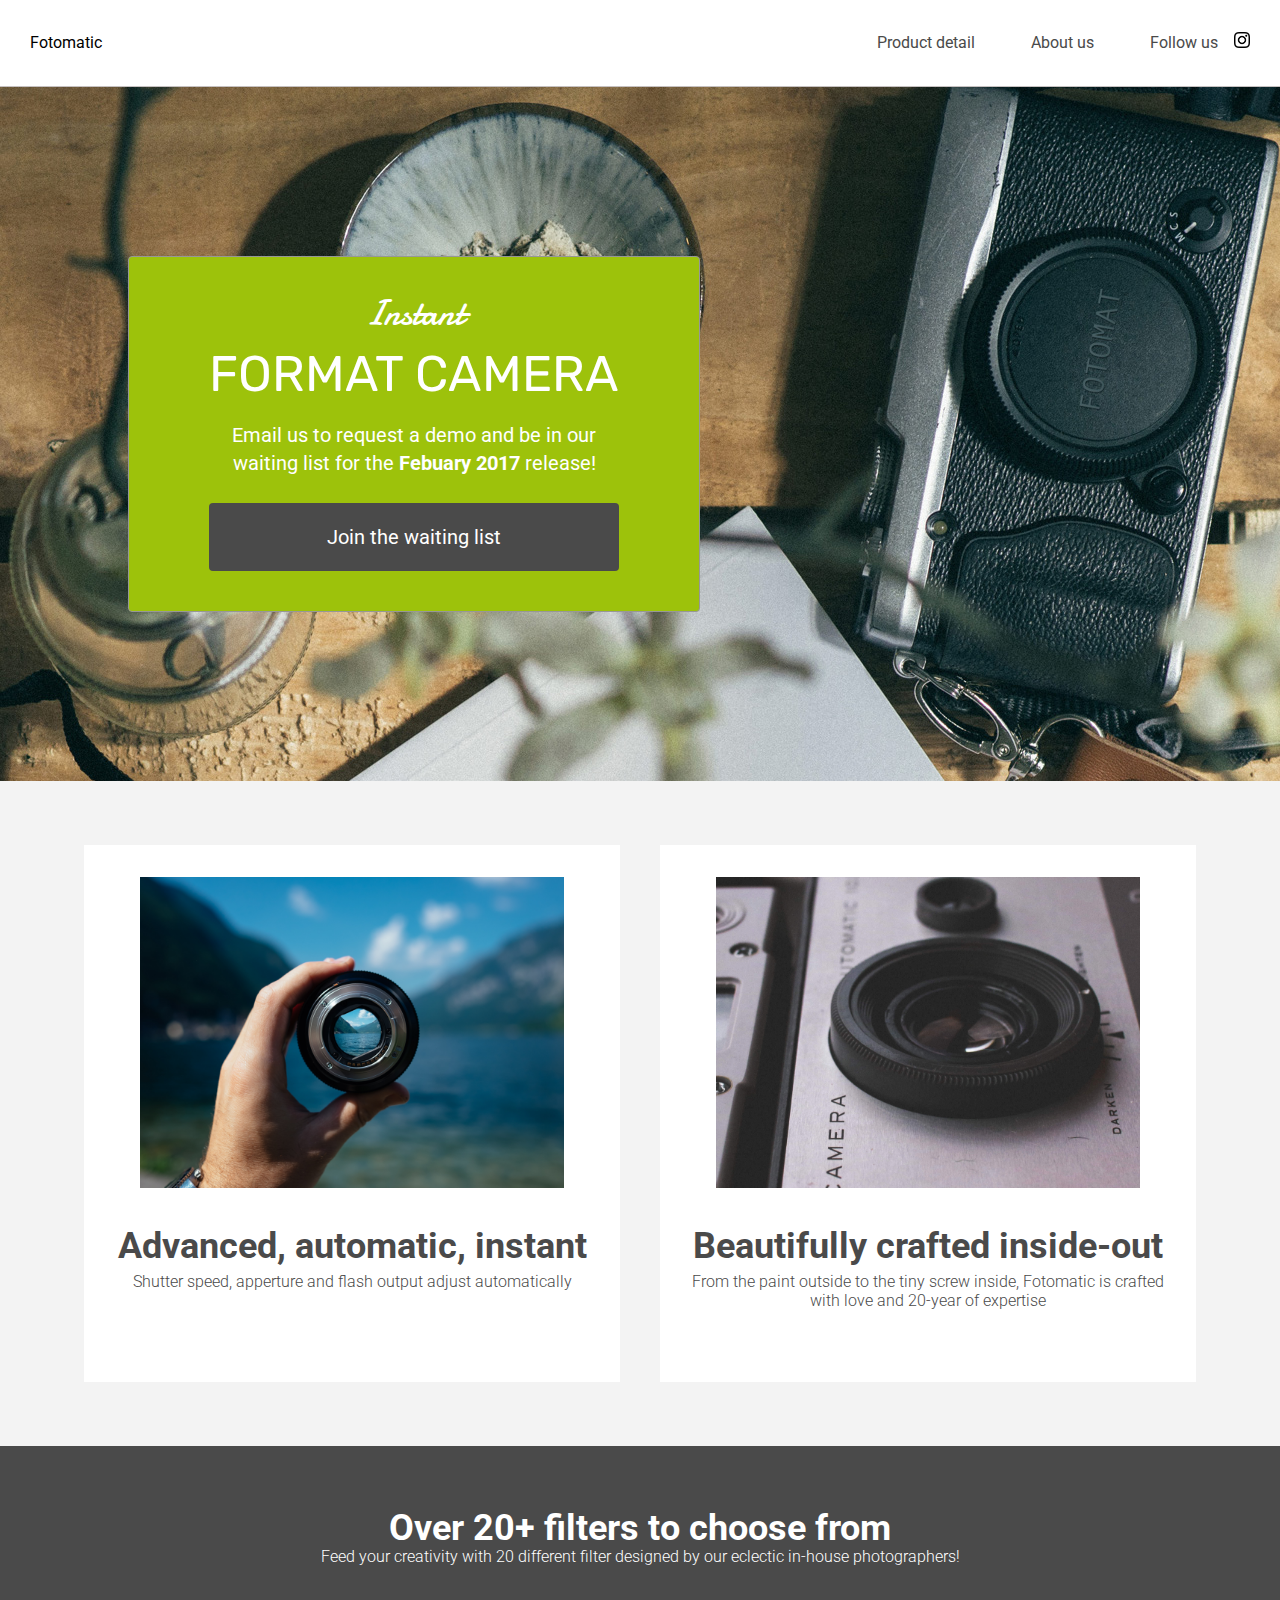
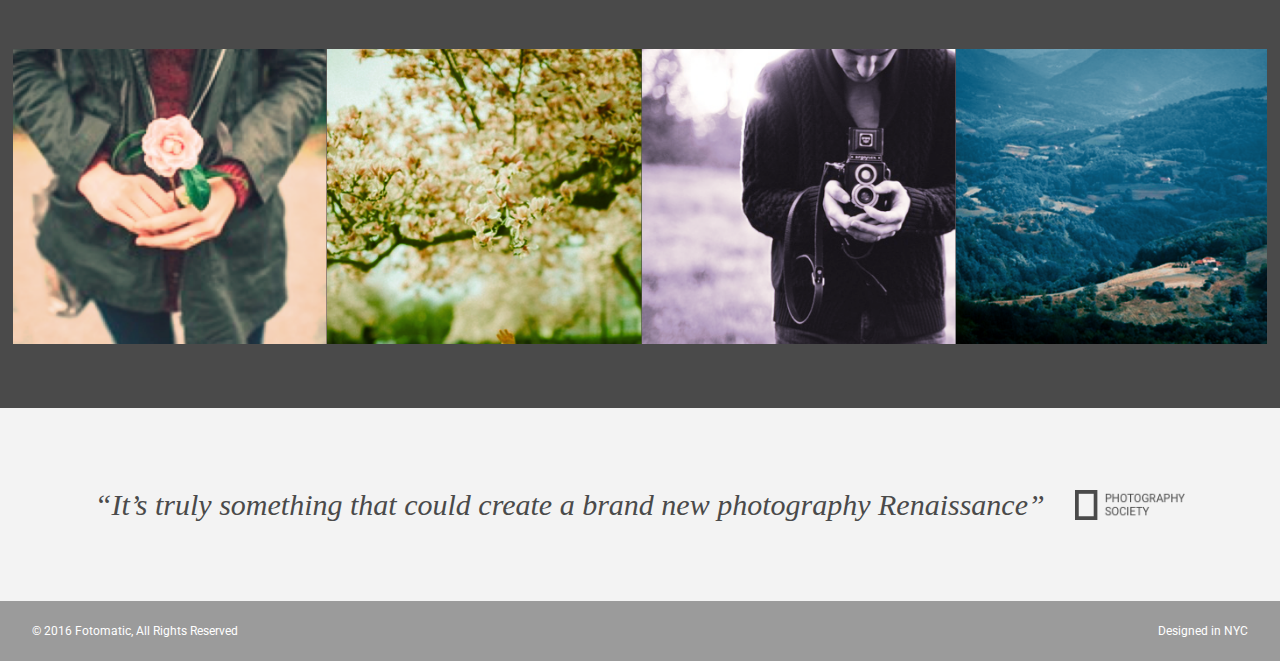
<file: Fotomatic/F1C1_solution/index.html>
<!DOCTYPE html>
<html>
<head>
  <link href="https://fonts.googleapis.com/css?family=Damion" rel="stylesheet">
  <link href="https://fonts.googleapis.com/css?family=Rubik" rel="stylesheet">
  <link href="https://fonts.googleapis.com/css?family=Roboto:300,400,600,700" rel="stylesheet">
  <link rel="stylesheet" href="./resources/css/reset.css">
  <link rel="stylesheet" href="./resources/css/style.css">
  <title>Fotomatic</title>
</head>
<body>
  <!-- Header -->
  <header>
    <div class="content">
      <a href="index.html" class="desktop logo">Fotomatic</a>
      <nav class="desktop">
        <ul>
          <li><a href="#">Product detail</a></li>
          <li><a href="#">About us</a></li>
          <li><a href="https://www.instagram.com/" target="_blank">Follow us <img class="icon" src="./resources/images/instagram.png"></a></li>
          <li><a href="#" class="button">Join us</a></li>
        </ul>
      </nav>
      <nav class="mobile">
        <ul>
          <li><a href="#"><img src="./resources/images/ic-logo.svg"></a></li>
          <li><a href="#"><img src="./resources/images/ic-product-detail.svg"></a></li>
          <li><a href="#"><img src="./resources/images/ic-about-us.svg"></a></li>
          <li><a href="#" class="button">Join us</a></li>
        </ul>
      </nav>
    </div>
  </header>

  <!-- Main Content -->
  <div class="main-content">

    <!-- Sign Up Section -->
    <div id="sign-up-section" class="banner">
      <div id="sign-up-cta">
        <div class="content center">
          <div class="header">
            <h2 class="cursive">Instant</h2>
            <h1 class="striking">FORMAT CAMERA</h1>
          </div>
          <div class="email">
            <span>
              Email us to request a demo and be in our waiting list for the <strong>Febuary 2017</strong> release!
            </span>
            <div class="button">Join the waiting list</div>
          </div>
        </div>
      </div>
    </div>

    <!-- Features Section -->
    <div id="features-section">
      <div class="feature">
        <div class="center">
          <div class="image-container">
            <img src="./resources/images/feature-1.png" />
          </div>
          <div class="content">
            <h2>Advanced, automatic, instant</h2>
            <h3>Shutter speed, apperture and flash output adjust automatically</h3>
          </div>
        </div>
      </div>
      <div class="feature">
        <div class="center">
          <div class="image-container">
            <img src="./resources/images/feature-2.png" />
          </div>
          <div class="content">
            <h2>Beautifully crafted inside-out</h2>
            <h3>From the paint outside to the tiny screw inside, Fotomatic is crafted with love and 20-year of expertise</h3>
          </div>
        </div>
      </div>
    </div>

    <!-- Filters Section -->
    <div id="filters-section">
      <div class="content center">
        <h2>Over 20+ filters to choose from</h2>
        <h3>Feed your creativity with 20 different filter designed by our eclectic in-house photographers!</h3>
      </div>
      <div class="images-container">
        <div class="image-container">
          <img src="./resources/images/filter-1.png" />
        </div>
        <div class="image-container">
          <img src="./resources/images/filter-2.png" />
        </div>
        <div class="image-container">
          <img src="./resources/images/filter-3.png" />
        </div>
        <div class="image-container extra">
          <img src="./resources/images/filter-4.png" />
        </div>
      </div>
    </div>

    <!-- Quotes Section -->
    <div id="quotes-section">
      <div class="content center">
        <span class="quote">“It’s truly something that could create a brand new photography Renaissance”</span>
        <img class="quote-citation" src="./resources/images/photography-logo.png" />
      </div>
    </div>

    <!-- Footer -->
    <footer>
      <div class="content">
        <span class="copyright">© 2016  Fotomatic, All Rights Reserved</span>
        <span class="location">Designed in NYC</span>
      </div>
    </footer>

  </div>
</body>
</html>
</file>
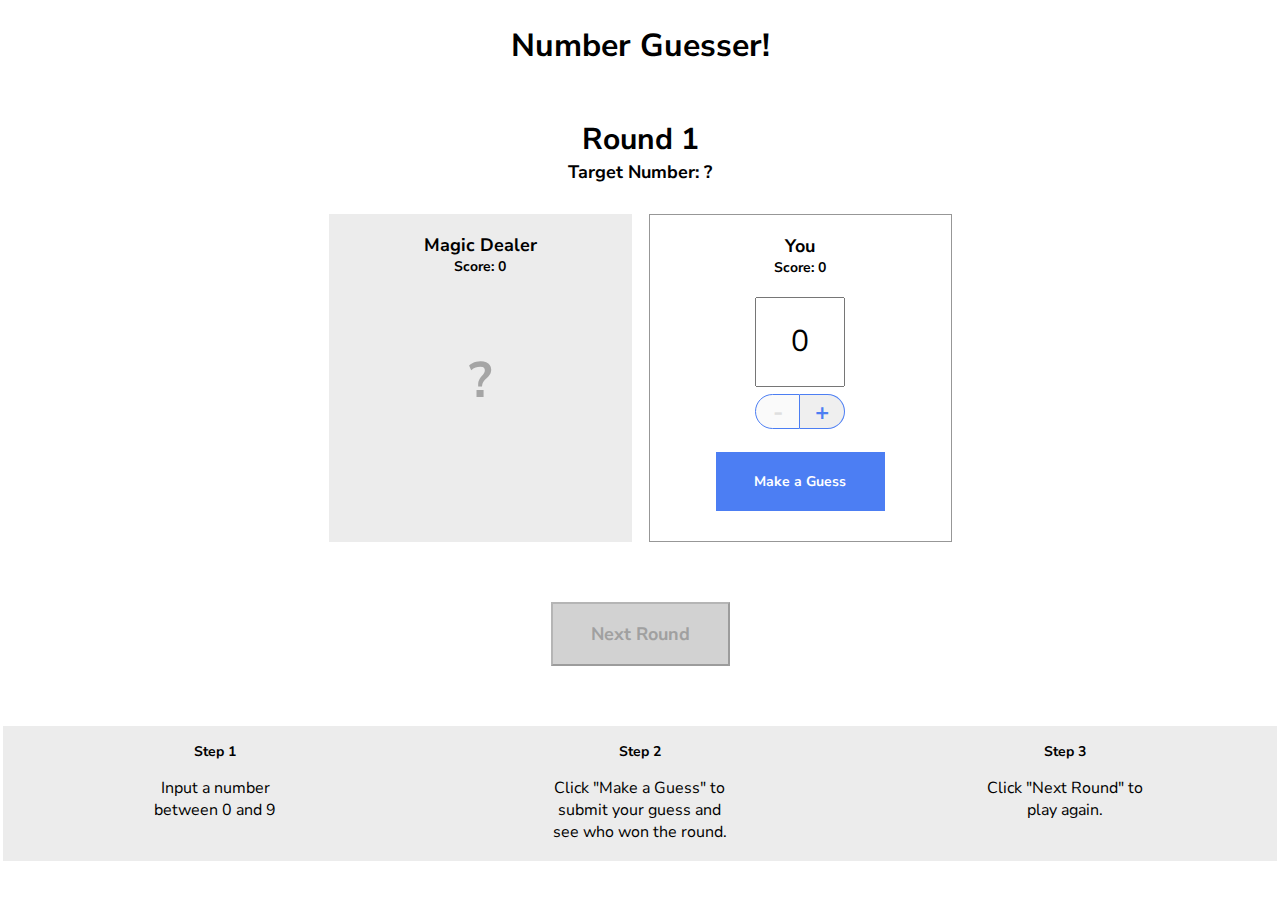
<file: JScript/Magic_Number_Guesser/index.html>
<!doctype html>

<html>
  <head>
    <title>Number Guesser</title>
    <link href="https://fonts.googleapis.com/css?family=Nunito+Sans:400,700" rel="stylesheet">
    <link rel="stylesheet" href="./style.css">
  </head>
  <body>
    <div class="game-container">
      <header>
        <h1>Number Guesser!</h1>
      </header>
      
      <div class="rounds">
        <p class="round-label">Round <span id="round-number">1</span></p>
        <p class="guess-label">Target Number: <span id="target-number">?</span></p>
      </div>

      <div class="guessing-area">
        <div class="guess computer-guess">
          <div class="guess-title">
            <p class="guess-label">Magic Dealer</p>
            <p class="score-label">Score: <span id="computer-score">0</span></p>
          </div>
          <p id="computer-guess">?</p>
          <p class="winning-text" id="computer-wins"></p>
        </div>
        <div class="guess human-guess">
          <div class="guess-title">
            <p class="guess-label">You</p>
            <p class="score-label">Score: <span id="human-score">0</span></p>
          </div>
          <input type="number" id="human-guess" min=0 max=9 value=0>
          <div class="number-controls">
            <button class="number-control left" id="subtract" disabled>-</button>
            <button class="number-control right" id="add">+</button>
          </div>
          <button class="button" id="guess">Make a Guess</button>
        </div>
      </div>

      <div class="next-round-container">
        <button class="button" id="next-round" disabled>Next Round</button>
      </div>

    </div>
    
    <div class="instructions">
      <div class="instruction">
        <h3>Step 1</h3>
        <p>Input a number between 0 and 9</p>
      </div>
      <div class="instruction">
        <h3>Step 2</h3>
        <p>Click "Make a Guess" to submit your guess and see who won the round.</p>
      </div>
      <div class="instruction">
        <h3>Step 3</h3>
        <p>Click "Next Round" to play again.</p>
      </div>
    </div>

    <script src="./script.js"></script>
    <script src="./game.js"></script>
  </body>
</html>
</file>
<file: Fotomatic/F1C1_solution/resources/css/style.css>
/* Universal Styles */

html {
  font-family: "Roboto", sans-serif;
  font-size: 16px;
}

.main-content {
  position: relative;
  top: 5.3125rem; /* To offset for fixed header. */
}

.center {
  text-align: center;
}

.button {
  border-radius: 4px;
  background-color: #4a4a4a;
  color: white;
}

.image-container {
  overflow: hidden;
}

.image-container img {
  display: block;
  max-width: 100%;
}

@media only screen and (max-width: 895px) {
  .main-content {
    top: 2.5625rem;
  }
}

/* Header */

header {
  position: fixed;
  z-index: 100;
  width: 100%;
  border-bottom: solid 1px #c6c1c1;
  background-color: white;
}

header .content {
  display: flex;
  align-items: center;
  padding: 1.875rem;
}

header .logo {
  flex: 1;
}

header nav ul {
  display: flex;
}

nav li {
  padding-left: 3.5rem;
}

nav a {
  vertical-align: bottom;
  line-height: 1.6;
  font-size: 1rem;
  color: #4a4a4a;
}

nav .button {
  padding: .1875rem .5rem;
  background-color: #9dc20b;
  line-height: 1.6;
  color: white;
}

nav li:last-child {
  display: none;
}

header .icon {
  width: 1rem;
  padding-left: .75rem;
}

header .mobile {
  display: none;
}

@media only screen and (max-width: 895px) {
  nav li:last-child {
    display: block;
  }

  header .content {
    padding: 1rem 1rem;
  }
}

@media only screen and (max-width: 600px) {
  header .desktop {
    display: none;
  }

  header .mobile {
    display: block;
    width: 100%;
  }

  header .content {
    padding: .5rem 0;
  }

  header .mobile ul {
    display: flex;
    justify-content: space-around;
    align-items: center;
    width: 100%;
  }

  header .mobile li {
    padding: 0;
  }
}

/* Sign Up Section */

#sign-up-section {
  display: flex;
  justify-content: flex-start;
  align-items: flex-start;
  height: 43.5rem;
  background-image: url('../images/banner-landingpage.jpg');
  background-position: bottom;
  background-size: cover;
  background-repeat: no-repeat;
}

#sign-up-cta {
  position: relative;
  top: 171px;
  left: 10%;
  padding: 0 5rem 2.5rem 5rem;
  border: solid 1px #979797;
  border-radius: 4px;
  background-color: #9dc20b;
}

#sign-up-cta .content {
  width: 25.625rem;
  margin-top: 2rem;
  font-family: "Roboto", sans-serif;
  font-size: 1.25rem;
  line-height: 1.4;
  color: white;
}

#sign-up-cta h1 {
  font-size: 3.125rem;
}

#sign-up-cta h2 {
  font-size: 2.25rem;
}

#sign-up-cta span strong {
  font-weight: bold;
}

#sign-up-cta .cursive {
  font-family: "Damion", cursive;
}

#sign-up-cta .striking {
  font-family: "Rubik", sans-serif;
  padding-bottom: .75rem;
}

#sign-up-cta .button {
  margin-top: 1.625rem;
  padding: 1.25rem 7.25rem;
}

@media only screen and (max-width: 895px) {
  #sign-up-section {
    align-items: center;
    justify-content: center;
    height: 28rem;
  }

  #sign-up-cta {
    position: static;
    width: auto;
    height: auto;
    background-color: transparent;
    border: none;
  }

  #sign-up-cta .content {
    margin-top: 0;
  }

  #sign-up-cta .email {
    display: none;
  }

  #sign-up-cta h1 {
    font-size: 3.125rem;
  }

  #sign-up-cta h2 {
    font-size: 2.25rem;
  }
}

@media only screen and (max-width: 600px) {
  #sign-up-section {
    height: 20rem;
  }

  #sign-up-cta h1 {
    font-size: 2.25rem;
  }

  #sign-up-cta h2 {
    font-size: 2rem;
  }
}

/* Features Section */

#features-section {
  display: flex;
  justify-content: space-between;
  padding: 4rem 5%;
  background-color: #f3f3f3;
}

.feature {
  flex: 1;
  padding: 2rem;
  margin: 0px 1.25rem;
  background-color: white;
}

.feature .image-container {
  width: 90%;
  height: 65%;
  margin: 0 auto;
}

.feature .content {
  padding: 2.5rem 0;
}

.feature h2 {
  padding-bottom: .5rem;
  font-size: 2.25rem;
  font-weight: bold;
  color: #4a4a4a;
}

.feature h3 {
  font-size: 1rem;
  line-height: 1.2;
  font-weight: 300;
  color: #4a4a4a;
}

@media only screen and (max-width: 895px) {
  #features-section {
    padding: 1rem;
  }

  .feature {
    margin: 0px .5rem;
    padding: 1rem;
  }

  .feature h2 {
    font-size: 2rem;
    line-height: 1.3;
  }

  .feature h3 {
    font-size: .875rem;
    line-height: 1.4;
  }
}

@media only screen and (max-width: 600px) {
  #features-section {
    flex-flow: column;
    padding: 0;
  }

  .feature {
    margin: 0;
    padding: 1.25rem 1rem 0 1rem;
  }

  .feature .content {
    padding: 1.25rem 0 1.875rem 0;
  }
}

/* Filters Section */

#filters-section {
  padding: 4rem 0;
  background-color: #4a4a4a;
}

#filters-section .content {
  padding: 0 .625rem;
  margin-bottom: 5rem;
}

#filters-section .content h2 {
  font-size: 2.25rem;
  font-weight: bold;
  color: white;
}

#filters-section .content h3 {
  font-size: 1rem;
  line-height: 1.4;
  font-weight: 300;
  color: white;
}

#filters-section .images-container {
  display: flex;
  max-width: 100%;
  padding: 0 1%;
}

@media only screen and (max-width: 600px) {
  #filters-section {
    padding: 1.5rem 0 0 0;
  }

  #filters-section .content {
    margin-bottom: 1rem;
  }

  #filters-section .content h2 {
    padding-bottom: .625rem;
    font-size: 1.125rem;
    line-height: 1.3;
    font-weight: normal;
  }

  #filters-section .content h3 {
    font-size: .875rem;
    line-height: 1.4;
  }

  #filters-section .images-container {
    padding: 0;
  }

  #filters-section .extra {
    display: none;
  }
}

/* Quotes Section */

#quotes-section {
  background-color: #f3f3f3;
}

#quotes-section .content {
  display: flex;
  align-items: center;
  justify-content: center;
  padding: 5rem 1.5rem;
}

#quotes-section .quote {
  padding-right: 1.875rem;
  font-family: "Palatino", serif;
  font-size: 1.875rem;
  line-height: 1.1;
  font-style: italic;
  color: #4a4a4a;
}

#quotes-section .quote-citation {
  height: 1.875rem;
}

@media only screen and (max-width: 895px) {
  #quotes-section .content {
    padding: 3rem 1.5rem;
  }
}

@media only screen and (max-width: 600px) {
  #quotes-section .content {
    flex-flow: column;
    padding: 1.875rem .625rem;
  }

  #quotes-section .quote {
    font-size: 1.5rem;
    line-height: 1.4;
  }

  #quotes-section .quote-citation {
    display: block;
    padding-top: 1rem;
    margin: auto;
  }
}

/* Footer */

footer {
  background-color: #9b9b9b;
  padding: 1.5rem 2rem;
}

footer .content {
  color: white;
  display: flex;
  font-size: .75rem;
}

footer .copyright {
  flex-grow: 1;
}

@media only screen and (max-width: 600px) {
  footer .content {
    font-size: .625rem;
  }
}
</file>
<file: JScript/Magic_Number_Guesser/style.css>
* {
  font-family: 'Nunito Sans';
  box-sizing: border-box;
}

body {
  margin: 0 auto;
  padding: 3px;
  background-color: #fff;
}

.game-container {
  max-width: 640px;
  margin: 0 auto;
  text-align: center;
}

header {
  display: flex;
  justify-content: center
}

.rounds {
  display: flex;
  flex-direction: column;
  align-items: center;
  margin-bottom: 30px;
}

.round-label {
  font-size: 30px;
  font-weight: 700;
  margin-bottom: 0px;
}

.guess {
  min-width: 303px;
  height: 328px;
  display: flex;
  flex-direction: column;
  align-items: center;
  padding: 19px;
}

.guessing-area {
  display: flex;
  justify-content: space-around;
  align-items: flex-start;
  margin-bottom: 60px;
}

.guess-title {
  display: flex;
  flex-direction: column;
  align-items: center;
  justify-content: flex-start;
  margin-bottom: 20px;
}

.guess-label {
  font-size: 18px;
  font-weight: 700;
  margin: 0;
}

.score-label {
  font-size: 14px;
  font-weight: 700;
  margin: 0;
}

.target-guess {
  display: flex;
  flex-direction: column;
  align-items: center;
  justify-content: flex-start;
}

.computer-guess {
  background-color: #ececec;
}

#computer-guess {
  font-size: 50px;
  font-weight: 700;
  color: #a5a5a5;
}

.human-guess {
  border: 1px solid #979797;
}

.guess input {
  height: 90px;
  width: 90px;
  font-size: 30px;
  text-align: center;
  margin: 0 auto;
  margin-bottom: 7px;
}

.number-controls {
  font-size: 0;
  margin-bottom: 23px;
}

.number-control {
  border: solid 1px #4c7ef3;
  display: inline-block;
  width: 45px;
  height: 35px;
  font-size: 24px;
  font-weight: 700;
  color: #4c7ef3;
  cursor: pointer;
}

.number-controls button[disabled] {
  color: #dfdfdf;
  cursor: default;
}

.left {
  border-top-left-radius: 22.5px;
  border-bottom-left-radius: 22.5px;
}

.right {
  border-top-right-radius: 22.5px;
  border-bottom-right-radius: 22.5px;
  border-left-width: 0px;
}

.controls {
  display: flex;
  justify-content: space-around;
}

.button {
  background-color: #4c7ef3;
  color: #fff;
  cursor: pointer;
}

#guess {
  padding: 20px;
  width: 169px;
  height: 59px;
  border: none;
  font-weight: 700;
  font-size: 14px;
}

input[type=number]::-webkit-inner-spin-button {
  -webkit-appearance: none;
}

#next-round {
  width: 179px;
  height: 64px;
  font-size: 18px;
  font-weight: bold;
  margin-left: auto;
  margin-right: auto;
  margin-bottom: 60px;
}
  
.button[disabled] {
  background-color: #d2d2d2;
  color: #a0a0a0;
  cursor: default;
}

.instructions {
  background-color: #ececec;
  width: 100%;
  display: flex;
  justify-content: space-around;
}

.instruction {
  width: 180px;
  padding: 2px;
  text-align: center;
}

.instructions h3 {
  font-size: 14px;
}


.winning-text, .winning-text[disabled] {
  color: #ec3636;
  font-weight: 700;
}
</file>
